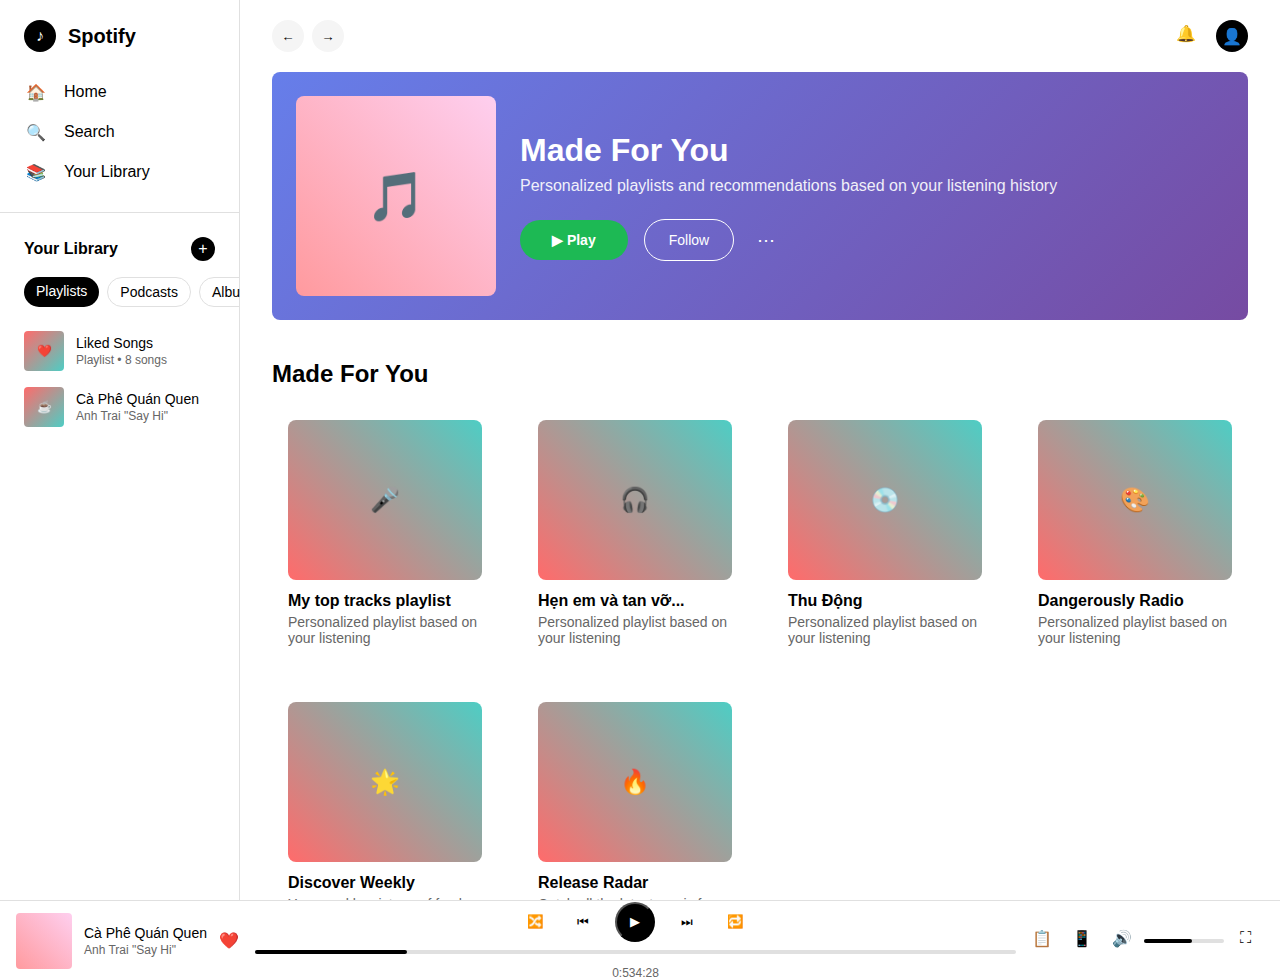
<file: spotifree/Views/spotify-homepage.html>
<!DOCTYPE html>
<html lang="en">
<head>
    <meta charset="UTF-8">
    <meta name="viewport" content="width=device-width, initial-scale=1.0">
    <title>Spotify</title>
    <style>
        * {
            margin: 0;
            padding: 0;
            box-sizing: border-box;
        }

        body {
            font-family: 'Segoe UI', Tahoma, Geneva, Verdana, sans-serif;
            background-color: #ffffff;
            color: #000000;
            height: 100vh;
            overflow: hidden;
        }

        .container {
            display: flex;
            height: 100vh;
        }

        /* Left Sidebar */
        .sidebar {
            width: 240px;
            background-color: #ffffff;
            border-right: 1px solid #e0e0e0;
            display: flex;
            flex-direction: column;
            padding: 0;
        }

        .sidebar-header {
            padding: 20px 24px;
            display: flex;
            align-items: center;
            gap: 12px;
        }

        .spotify-logo {
            width: 32px;
            height: 32px;
            background-color: #000000;
            border-radius: 50%;
            display: flex;
            align-items: center;
            justify-content: center;
            color: #ffffff;
            font-weight: bold;
            font-size: 16px;
        }

        .sidebar-nav {
            padding: 0 24px;
        }

        .nav-item {
            display: flex;
            align-items: center;
            gap: 16px;
            padding: 8px 0;
            color: #000000;
            text-decoration: none;
            font-weight: 500;
            transition: color 0.2s;
        }

        .nav-item:hover {
            color: #1db954;
        }

        .nav-icon {
            width: 24px;
            height: 24px;
            display: flex;
            align-items: center;
            justify-content: center;
        }

        .library-section {
            padding: 24px;
            border-top: 1px solid #e0e0e0;
            margin-top: 20px;
        }

        .library-header {
            display: flex;
            align-items: center;
            justify-content: space-between;
            margin-bottom: 16px;
        }

        .library-title {
            font-size: 16px;
            font-weight: bold;
            color: #000000;
        }

        .add-icon {
            width: 24px;
            height: 24px;
            background-color: #000000;
            color: #ffffff;
            border-radius: 50%;
            display: flex;
            align-items: center;
            justify-content: center;
            cursor: pointer;
        }

        .library-tabs {
            display: flex;
            gap: 8px;
            margin-bottom: 16px;
        }

        .tab {
            padding: 6px 12px;
            border-radius: 20px;
            font-size: 14px;
            font-weight: 500;
            cursor: pointer;
            transition: all 0.2s;
        }

        .tab.active {
            background-color: #000000;
            color: #ffffff;
        }

        .tab:not(.active) {
            background-color: transparent;
            color: #000000;
            border: 1px solid #e0e0e0;
        }

        .playlist-item {
            display: flex;
            align-items: center;
            gap: 12px;
            padding: 8px 0;
            cursor: pointer;
            transition: background-color 0.2s;
        }

        .playlist-item:hover {
            background-color: #f5f5f5;
        }

        .playlist-thumb {
            width: 40px;
            height: 40px;
            border-radius: 4px;
            background: linear-gradient(135deg, #ff6b6b, #4ecdc4);
            display: flex;
            align-items: center;
            justify-content: center;
            color: #ffffff;
            font-size: 12px;
            font-weight: bold;
        }

        .playlist-info {
            flex: 1;
        }

        .playlist-name {
            font-size: 14px;
            font-weight: 500;
            color: #000000;
            margin-bottom: 2px;
        }

        .playlist-meta {
            font-size: 12px;
            color: #666666;
        }

        /* Main Content */
        .main-content {
            flex: 1;
            background-color: #ffffff;
            display: flex;
            flex-direction: column;
            overflow: hidden;
        }

        .main-header {
            display: flex;
            align-items: center;
            justify-content: space-between;
            padding: 20px 32px;
            background-color: #ffffff;
        }

        .nav-buttons {
            display: flex;
            gap: 8px;
        }

        .nav-btn {
            width: 32px;
            height: 32px;
            border-radius: 50%;
            background-color: #f5f5f5;
            border: none;
            display: flex;
            align-items: center;
            justify-content: center;
            cursor: pointer;
            color: #000000;
        }

        .user-controls {
            display: flex;
            align-items: center;
            gap: 16px;
        }

        .control-icon {
            width: 24px;
            height: 24px;
            cursor: pointer;
            color: #000000;
        }

        .user-profile {
            width: 32px;
            height: 32px;
            border-radius: 50%;
            background-color: #000000;
            color: #ffffff;
            display: flex;
            align-items: center;
            justify-content: center;
            cursor: pointer;
        }

        .content-area {
            flex: 1;
            padding: 0 32px 32px;
            overflow-y: auto;
        }

        .featured-section {
            margin-bottom: 40px;
        }

        .featured-content {
            display: flex;
            gap: 24px;
            align-items: center;
            background: linear-gradient(135deg, #667eea 0%, #764ba2 100%);
            padding: 24px;
            border-radius: 8px;
            color: #ffffff;
        }

        .featured-image {
            width: 200px;
            height: 200px;
            border-radius: 8px;
            background: linear-gradient(45deg, #ff9a9e, #fecfef);
            display: flex;
            align-items: center;
            justify-content: center;
            font-size: 48px;
        }

        .featured-info {
            flex: 1;
        }

        .featured-title {
            font-size: 32px;
            font-weight: bold;
            margin-bottom: 8px;
        }

        .featured-description {
            font-size: 16px;
            margin-bottom: 24px;
            opacity: 0.9;
        }

        .featured-actions {
            display: flex;
            gap: 16px;
            align-items: center;
        }

        .play-button {
            background-color: #1db954;
            color: #ffffff;
            border: none;
            padding: 12px 32px;
            border-radius: 24px;
            font-size: 14px;
            font-weight: bold;
            cursor: pointer;
            display: flex;
            align-items: center;
            gap: 8px;
        }

        .follow-button {
            background-color: transparent;
            color: #ffffff;
            border: 1px solid #ffffff;
            padding: 12px 24px;
            border-radius: 24px;
            font-size: 14px;
            font-weight: 500;
            cursor: pointer;
        }

        .more-options {
            width: 32px;
            height: 32px;
            background-color: transparent;
            border: none;
            color: #ffffff;
            cursor: pointer;
            font-size: 18px;
        }

        .section-title {
            font-size: 24px;
            font-weight: bold;
            margin-bottom: 16px;
            color: #000000;
        }

        .music-grid {
            display: grid;
            grid-template-columns: repeat(auto-fill, minmax(180px, 1fr));
            gap: 24px;
            margin-bottom: 40px;
        }

        .music-card {
            background-color: #ffffff;
            border-radius: 8px;
            padding: 16px;
            cursor: pointer;
            transition: background-color 0.2s;
        }

        .music-card:hover {
            background-color: #f5f5f5;
        }

        .card-thumb {
            width: 100%;
            height: 160px;
            border-radius: 8px;
            margin-bottom: 12px;
            background: linear-gradient(45deg, #ff6b6b, #4ecdc4);
            display: flex;
            align-items: center;
            justify-content: center;
            color: #ffffff;
            font-size: 24px;
        }

        .card-title {
            font-size: 16px;
            font-weight: 600;
            color: #000000;
            margin-bottom: 4px;
        }

        .card-description {
            font-size: 14px;
            color: #666666;
        }

        /* Player Bar */
        .player-bar {
            height: 80px;
            background-color: #ffffff;
            border-top: 1px solid #e0e0e0;
            display: flex;
            align-items: center;
            padding: 0 16px;
            gap: 16px;
        }

        .current-track {
            display: flex;
            align-items: center;
            gap: 12px;
            min-width: 200px;
        }

        .track-thumb {
            width: 56px;
            height: 56px;
            border-radius: 4px;
            background: linear-gradient(45deg, #ff9a9e, #fecfef);
        }

        .track-info {
            flex: 1;
        }

        .track-name {
            font-size: 14px;
            font-weight: 500;
            color: #000000;
            margin-bottom: 2px;
        }

        .track-artist {
            font-size: 12px;
            color: #666666;
        }

        .track-actions {
            display: flex;
            align-items: center;
            gap: 8px;
        }

        .action-icon {
            width: 20px;
            height: 20px;
            cursor: pointer;
            color: #000000;
        }

        .player-controls {
            flex: 1;
            display: flex;
            flex-direction: column;
            align-items: center;
            gap: 8px;
        }

        .control-buttons {
            display: flex;
            align-items: center;
            gap: 16px;
        }

        .control-btn {
            width: 32px;
            height: 32px;
            background-color: transparent;
            border: none;
            cursor: pointer;
            color: #000000;
            display: flex;
            align-items: center;
            justify-content: center;
        }

        .play-btn {
            width: 40px;
            height: 40px;
            background-color: #000000;
            color: #ffffff;
            border-radius: 50%;
        }

        .progress-bar {
            width: 100%;
            height: 4px;
            background-color: #e0e0e0;
            border-radius: 2px;
            position: relative;
            cursor: pointer;
        }

        .progress-fill {
            height: 100%;
            background-color: #000000;
            border-radius: 2px;
            width: 20%;
        }

        .progress-time {
            display: flex;
            justify-content: space-between;
            font-size: 12px;
            color: #666666;
            margin-top: 4px;
        }

        .player-actions {
            display: flex;
            align-items: center;
            gap: 16px;
            min-width: 200px;
        }

        .volume-control {
            display: flex;
            align-items: center;
            gap: 8px;
        }

        .volume-slider {
            width: 80px;
            height: 4px;
            background-color: #e0e0e0;
            border-radius: 2px;
            position: relative;
            cursor: pointer;
        }

        .volume-fill {
            height: 100%;
            background-color: #000000;
            border-radius: 2px;
            width: 60%;
        }

        /* Scrollbar Styling */
        ::-webkit-scrollbar {
            width: 8px;
        }

        ::-webkit-scrollbar-track {
            background: #f1f1f1;
        }

        ::-webkit-scrollbar-thumb {
            background: #c1c1c1;
            border-radius: 4px;
        }

        ::-webkit-scrollbar-thumb:hover {
            background: #a8a8a8;
        }
    </style>
</head>
<body>
    <div class="container">
        <!-- Left Sidebar -->
        <div class="sidebar">
            <div class="sidebar-header">
                <div class="spotify-logo">♪</div>
                <span style="font-size: 20px; font-weight: bold;">Spotify</span>
            </div>
            
            <div class="sidebar-nav">
                <a href="#" class="nav-item">
                    <div class="nav-icon">🏠</div>
                    <span>Home</span>
                </a>
                <a href="#" class="nav-item">
                    <div class="nav-icon">🔍</div>
                    <span>Search</span>
                </a>
                <a href="#" class="nav-item">
                    <div class="nav-icon">📚</div>
                    <span>Your Library</span>
                </a>
            </div>

            <div class="library-section">
                <div class="library-header">
                    <span class="library-title">Your Library</span>
                    <div class="add-icon">+</div>
                </div>
                
                <div class="library-tabs">
                    <div class="tab active">Playlists</div>
                    <div class="tab">Podcasts</div>
                    <div class="tab">Albums</div>
                </div>

                <div class="playlist-item">
                    <div class="playlist-thumb">❤️</div>
                    <div class="playlist-info">
                        <div class="playlist-name">Liked Songs</div>
                        <div class="playlist-meta">Playlist • 8 songs</div>
                    </div>
                </div>

                <div class="playlist-item">
                    <div class="playlist-thumb">☕</div>
                    <div class="playlist-info">
                        <div class="playlist-name">Cà Phê Quán Quen</div>
                        <div class="playlist-meta">Anh Trai "Say Hi"</div>
                    </div>
                </div>
            </div>
        </div>

        <!-- Main Content -->
        <div class="main-content">
            <div class="main-header">
                <div class="nav-buttons">
                    <button class="nav-btn">←</button>
                    <button class="nav-btn">→</button>
                </div>
                <div class="user-controls">
                    <div class="control-icon">🔔</div>
                    <div class="user-profile">👤</div>
                </div>
            </div>

            <div class="content-area">
                <div class="featured-section">
                    <div class="featured-content">
                        <div class="featured-image">🎵</div>
                        <div class="featured-info">
                            <div class="featured-title">Made For You</div>
                            <div class="featured-description">Personalized playlists and recommendations based on your listening history</div>
                            <div class="featured-actions">
                                <button class="play-button">▶ Play</button>
                                <button class="follow-button">Follow</button>
                                <button class="more-options">⋯</button>
                            </div>
                        </div>
                    </div>
                </div>

                <div class="section-title">Made For You</div>
                <div class="music-grid">
                    <div class="music-card">
                        <div class="card-thumb">🎤</div>
                        <div class="card-title">My top tracks playlist</div>
                        <div class="card-description">Personalized playlist based on your listening</div>
                    </div>
                    <div class="music-card">
                        <div class="card-thumb">🎧</div>
                        <div class="card-title">Hẹn em và tan vỡ...</div>
                        <div class="card-description">Personalized playlist based on your listening</div>
                    </div>
                    <div class="music-card">
                        <div class="card-thumb">💿</div>
                        <div class="card-title">Thu Động</div>
                        <div class="card-description">Personalized playlist based on your listening</div>
                    </div>
                    <div class="music-card">
                        <div class="card-thumb">🎨</div>
                        <div class="card-title">Dangerously Radio</div>
                        <div class="card-description">Personalized playlist based on your listening</div>
                    </div>
                    <div class="music-card">
                        <div class="card-thumb">🌟</div>
                        <div class="card-title">Discover Weekly</div>
                        <div class="card-description">Your weekly mixtape of fresh music</div>
                    </div>
                    <div class="music-card">
                        <div class="card-thumb">🔥</div>
                        <div class="card-title">Release Radar</div>
                        <div class="card-description">Catch all the latest music from artists you follow</div>
                    </div>
                </div>
            </div>
        </div>
    </div>

    <!-- Player Bar -->
    <div class="player-bar">
        <div class="current-track">
            <div class="track-thumb"></div>
            <div class="track-info">
                <div class="track-name">Cà Phê Quán Quen</div>
                <div class="track-artist">Anh Trai "Say Hi"</div>
            </div>
            <div class="track-actions">
                <div class="action-icon">❤️</div>
            </div>
        </div>

        <div class="player-controls">
            <div class="control-buttons">
                <button class="control-btn">🔀</button>
                <button class="control-btn">⏮</button>
                <button class="play-btn">▶</button>
                <button class="control-btn">⏭</button>
                <button class="control-btn">🔁</button>
            </div>
            <div class="progress-bar">
                <div class="progress-fill"></div>
            </div>
            <div class="progress-time">
                <span>0:53</span>
                <span>4:28</span>
            </div>
        </div>

        <div class="player-actions">
            <div class="control-icon">📋</div>
            <div class="control-icon">📱</div>
            <div class="volume-control">
                <div class="control-icon">🔊</div>
                <div class="volume-slider">
                    <div class="volume-fill"></div>
                </div>
            </div>
            <div class="control-icon">⛶</div>
        </div>
    </div>
</body>
</html>
</file>
